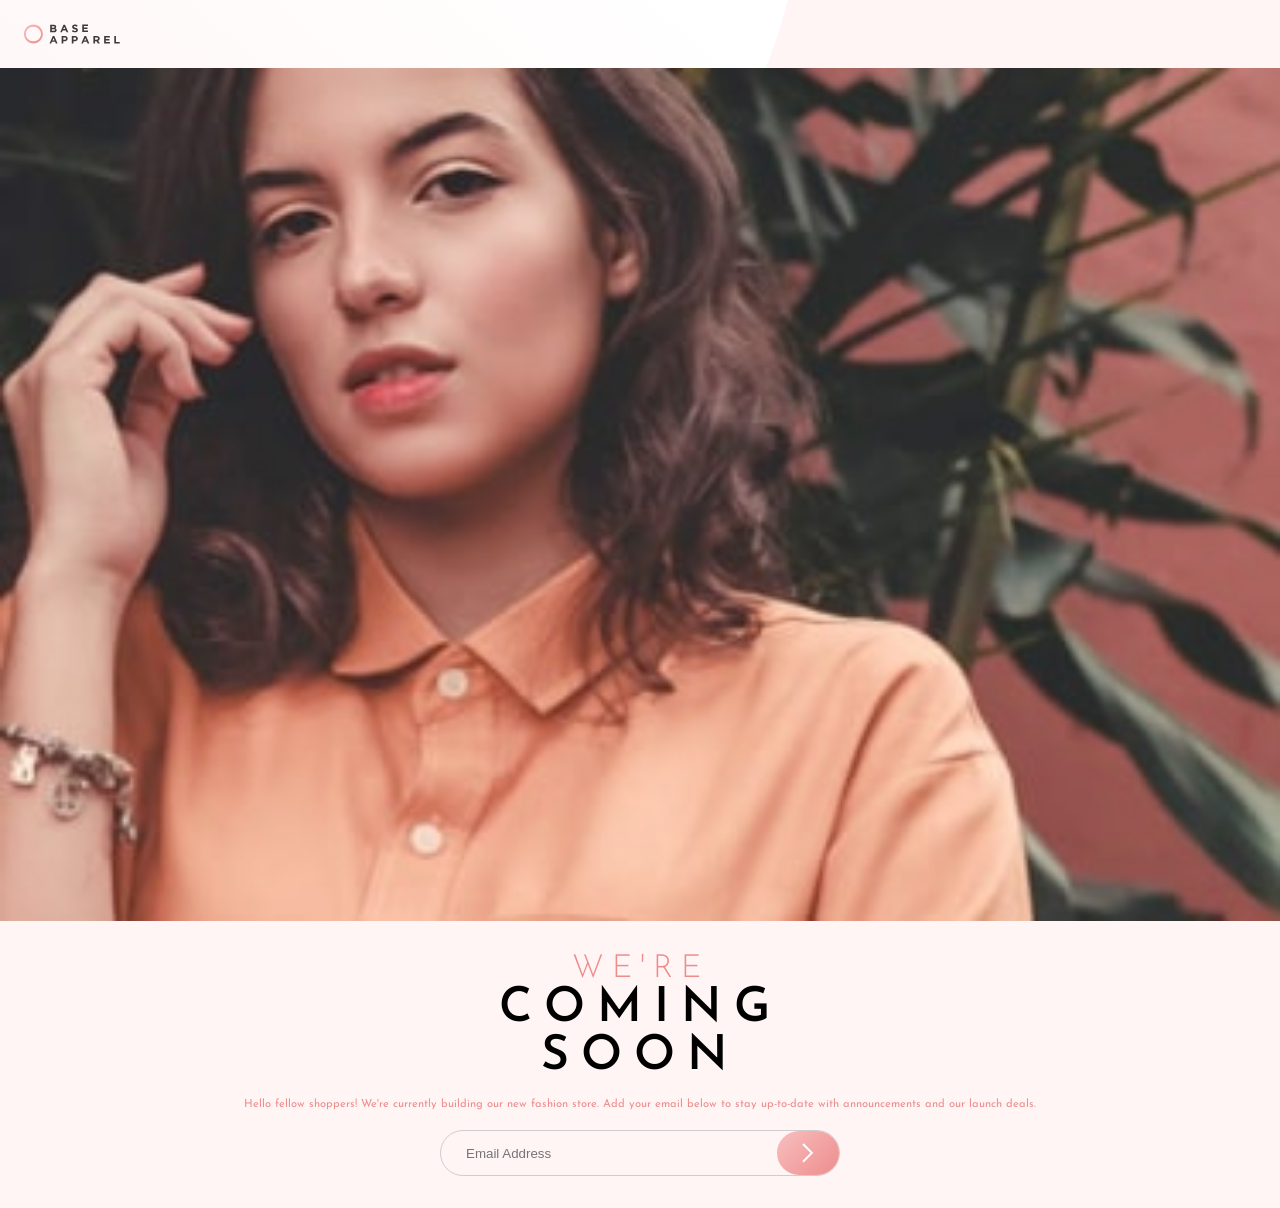
<file: base-apparel-coming-soon-master/index.html>
<!DOCTYPE html>
<html lang="en">
<head>
  <meta charset="UTF-8">
  <meta name="viewport" content="width=device-width, initial-scale=1.0"> <!-- displays site properly based on user's device -->

  <link rel="icon" type="image/png" sizes="32x32" href="./images/favicon-32x32.png">
  
  <title>Frontend Mentor | Base Apparel coming soon page</title>
  <link rel="stylesheet" href="./styles.css">

  <link rel="preconnect" href="https://fonts.googleapis.com">
  <link rel="preconnect" href="https://fonts.gstatic.com" crossorigin>
  <link href="https://fonts.googleapis.com/css2?family=Josefin+Sans:ital,wght@0,100..700;1,100..700&display=swap" rel="stylesheet">
</head>
<body>

  <header id="header">
    <img class="logo" src="./images/logo.svg" alt="Base Apparel Logo">
  </header>

  <div id="desktop-layout">
    <div id="hero-container">
      <picture>
        <source media="(min-width: 1440px)" srcset="./images/hero-desktop.jpg" id="hero">
        <img src="./images/hero-mobile.jpg" alt="Hero Image" id="hero">
      </picture>
    </div>
    
    <div id="content">
      <img class="logo" id="content-logo" src="./images/logo.svg" alt="Base Apparel Logo">

      <p id="we-are">We're</p> <div><p class="coming-soon">coming</p> <p class="coming-soon">soon</p></div>

      <br>
      <p class="description">
      Hello fellow shoppers! We're currently building our new fashion store. 
      Add your email below to stay up-to-date with announcements and our launch deals.
      </p>
      <br>
      <div id="email-form">
      <input type="email" id="email" name="email" placeholder="Email Address">
      <button id="submit-btn"><img src="./images/icon-arrow.svg" alt="Arrow Icon"></button>
      </div>
    
    </div>
  </div>
 
  

  
  <footer>
    <!-- <p class="attribution">
      Challenge by <a href="https://www.frontendmentor.io?ref=challenge" target="_blank">Frontend Mentor</a>. 
      Coded by <a href="#">Cegeurun</a>.
    </p> -->
  </footer>
</body>
</html>
</file>
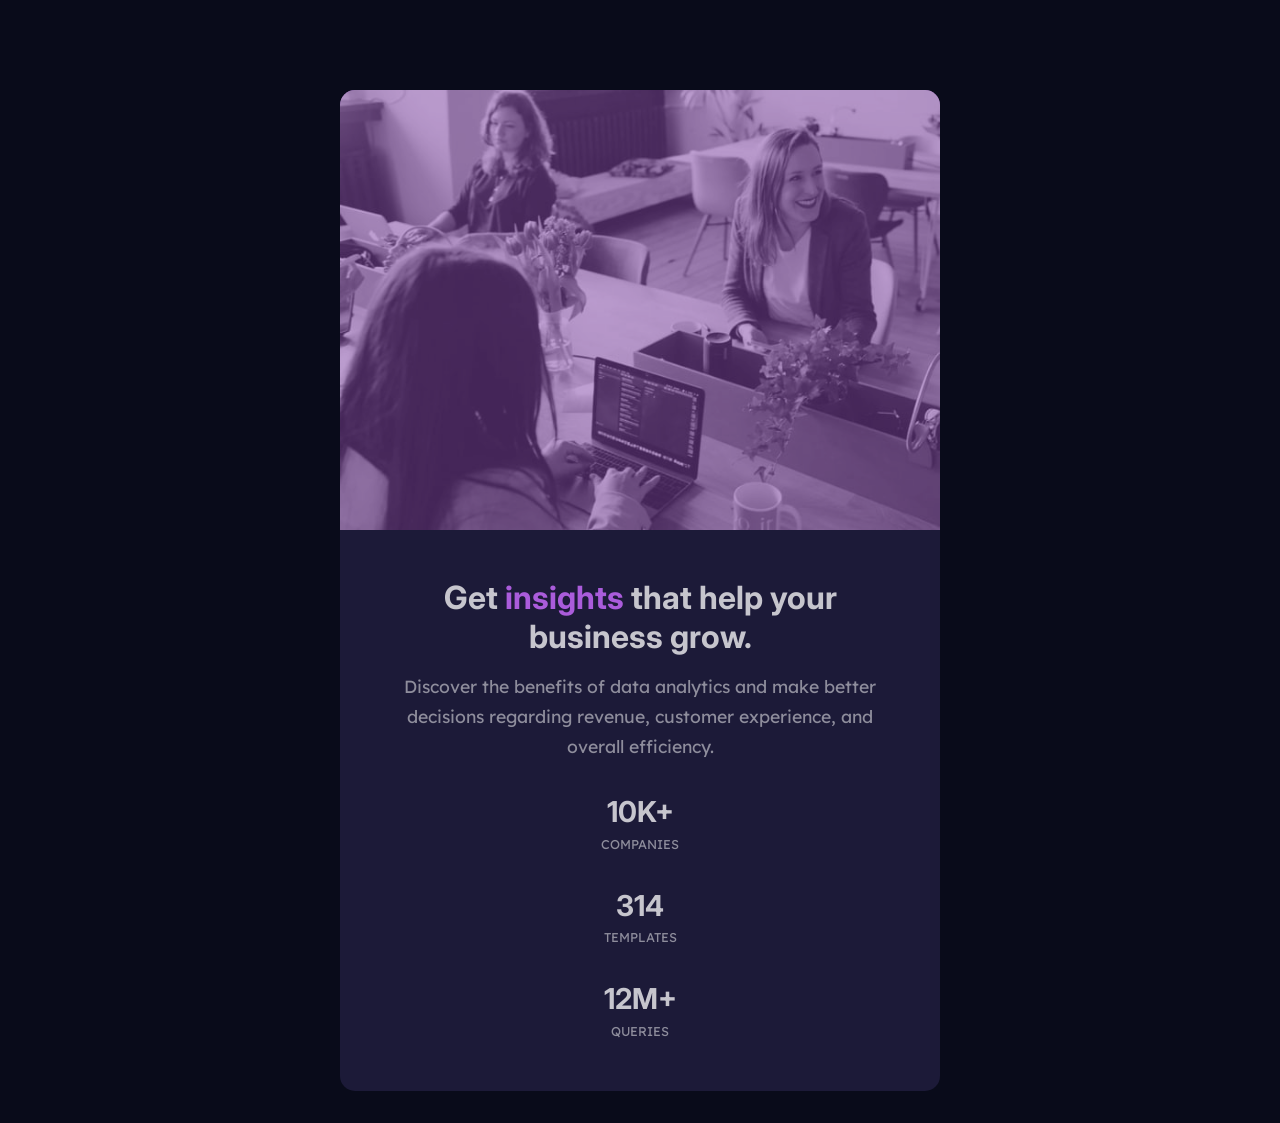
<file: stats-preview-card-component-main/index.html>
<!DOCTYPE html>
<html lang="en">
<head>
  <meta charset="UTF-8">
  <meta name="viewport" content="width=device-width, initial-scale=1.0"> <!-- displays site properly based on user's device -->

  <link rel="icon" type="image/png" sizes="32x32" href="./images/favicon-32x32.png">
  <link rel="stylesheet" href="styles.css">
  <title>Frontend Mentor | Stats preview card component</title>

  <link rel="preconnect" href="https://fonts.googleapis.com">
  <link rel="preconnect" href="https://fonts.gstatic.com" crossorigin>
  <link href="https://fonts.googleapis.com/css2?family=IBM+Plex+Sans:ital,wght@0,100..700;1,100..700&family=Inter:ital,opsz,wght@0,14..32,100..900;1,14..32,100..900&family=Josefin+Sans:ital,wght@0,100..700;1,100..700&display=swap" rel="stylesheet">

  <link rel="preconnect" href="https://fonts.googleapis.com">
  <link rel="preconnect" href="https://fonts.gstatic.com" crossorigin>
  <link href="https://fonts.googleapis.com/css2?family=IBM+Plex+Sans:ital,wght@0,100..700;1,100..700&family=Inter:ital,opsz,wght@0,14..32,100..900;1,14..32,100..900&family=Josefin+Sans:ital,wght@0,100..700;1,100..700&family=Lexend+Deca:wght@100..900&display=swap" rel="stylesheet">
</head>

<body>

  <div id="main-content">

    <div id="purple-overlay">
      <div id="content-picture">
        <picture>
          <!-- <source media="(min-width:1280px)" srcset="./images/image-header-desktop.jpg" id="content-picture-desktop"> -->
          <img src="./images/image-header-mobile.jpg" id="content-picture-mobile">
        </picture>
      </div>
    </div>


    <div id="content-text">
      <p class="text-header">Get <span style="color:hsl(277, 64%, 61%)">insights</span> that help your business grow.</p>

      <p class="text-content">Discover the benefits of data analytics and make better decisions regarding revenue, customer experience, and overall efficiency.</p>

      <div id="bottom">
        <div><h6 class="text-header">10K+</h6><h6 class="text-content">companies</h6></div>
        <div><h6 class="text-header">314</h6><h6 class="text-content">templates</h6></div>
        <div><h6 class="text-header">12M+</h6><h6 class="text-content">queries</h6></div>
      </div>

    </div>

  </div>
  
  <!-- <div class="attribution">
    Challenge by <a href="https://www.frontendmentor.io?ref=challenge" target="_blank">Frontend Mentor</a>. 
    Coded by <a href="#">Your Name Here</a>.
  </div>   -->
</body>
</html>
</file>
<file: base-apparel-coming-soon-master/styles.css>
/* Core snippet of a modern reset */
*, *::before, *::after {
  box-sizing: border-box;
}
* {
  margin: 0;
}
img, picture, video, canvas, svg {
  display: block;
  max-width: 100%;
}

@media (max-width: 1439px)
{
  body {
    background-image: url('./images/bg-pattern-desktop.svg');
    background-repeat: no-repeat;
    background-color: hsl(0, 100%, 98%);
    font-size: 16px;
    font-family: 'Josefin Sans', sans-serif;
    font-weight: 300;
    color: hsl(0, 100%, 8%);
  }

  #header {
    display: flex;
    justify-content: left;
    padding: 1.5rem;
  }

  #hero {
    /* min-height: 220px; */
    /* max-width:100%; */
    /* background-image: url('./images/hero-mobile.jpg'); */
    width: 100%;
    max-height: 900px;
    background-size: cover;
    background-position: center;
    background-repeat: no-repeat;
  }

  #content {
    display: flex;
    flex-direction: column;
    align-items: center;
    padding: 2rem;
    color: hsl(0, 74%, 74%);
    text-align: center;
  }

  #content-logo {
    display: none;
  }

  #we-are {
    font-size: 2rem;
    letter-spacing: 0.25em;
    text-transform: uppercase;
  }

  .coming-soon {
    font-size: 3rem;
    letter-spacing: 0.25em;
    text-transform: uppercase;
    color: black;
    font-weight: 600;
    display: block;
  }

  #email-form {
    display: flex;
    align-items: center;

    border: 1px solid #cecece; 
    border-radius: 25px;
    /* padding: 5px; */
    width: 100%;
    max-width: 400px;
  }

  #email {
    flex-grow: 1;
    border: none;
    outline: none;
    padding: 10px 25px;
    background: transparent;

    min-width: 0; 
  }

  #submit-btn {
    background: linear-gradient(135deg, #f8bfbf, #ee8c8c);
    border: none;
    border-radius: 25px;
    cursor: pointer;
    padding: 12px 25px;
    display: flex;
    align-items: center;
    justify-content: center;
    transition: opacity 0.2s;
  }

  #submit-btn:hover {
    opacity: 0.8;
  }

  .logo {
    height: 20px;
  }

  .description {
    font-size: 0.7rem;
    line-height: 1.5;
    font-weight: 400;
  }
}



@media(min-width: 1440px)
{
  body 
  {
  background-image: url('./images/bg-pattern-desktop.svg');
  background-repeat: no-repeat;
  background-color: hsl(0, 100%, 98%);
  background-size: auto;

  font-size: 16px;
  font-family: 'Josefin Sans', sans-serif;
  font-weight: 300;
  color: hsl(0, 100%, 8%);

  margin: 0;
  padding: 0;
  }

  #header 
  {
  display: none;
  }

  #desktop-layout 
  {
    display: grid;

    grid-template-columns: 1fr 0.8fr;
    justify-content: center;
    grid-row: 1;
  }

  #content {
    height: 100vh;
    grid-column: 1/2;

    display: flex;
    flex-direction: column;
    
    margin-left: 15%;
    margin-right: 20%;
    padding: 2rem;
    color: hsl(0, 74%, 74%);
    text-align: left;
  }

  #content-logo {
    width: 8rem;
    margin-bottom: 7rem;
    /* height: 1rem; */

    
  }
  #hero-container {
    grid-column: 2/3;
    grid-row: 1;

  }
  #hero {
    /* min-height: 220px; */
    /* max-width:100%; */
    /* background-image: url('./images/hero-mobile.jpg'); */
    width: 100%;
    height: 100vh;
    background-size: cover;
    background-position: center;
    background-repeat: no-repeat;
  }


  #we-are {
    font-size: 3rem;
    letter-spacing: 0.25em;
    text-transform: uppercase;
  }

  .coming-soon {
    font-size: 3rem;
    letter-spacing: 0.25em;
    text-transform: uppercase;
    color: black;
    font-weight: 600;
    display: block;
  }

  #email-form {
    display: flex;
    align-items: center;

    border: 1px solid #cecece; 
    border-radius: 25px;
    /* padding: 5px; */
    width: 100%;
    max-width: 400px;
  }

  #email {
    flex-grow: 1;
    border: none;
    outline: none;
    padding: 10px 25px;
    background: transparent;

    min-width: 0; 
  }

  #submit-btn {
    background: linear-gradient(135deg, #f8bfbf, #ee8c8c);
    border: none;
    border-radius: 25px;
    cursor: pointer;
    padding: 12px 25px;
    display: flex;
    align-items: center;
    justify-content: center;
    transition: opacity 0.2s;
  }

  #submit-btn:hover {
    opacity: 0.8;
  }

  .description {
    margin-top: 1.5rem;
    margin-bottom: 2rem;

    font-size: 0.7rem;
    line-height: 1.5;
    font-weight: 400;
  }
}
</file>
<file: stats-preview-card-component-main/styles.css>
@media (max-height: 1280px)
{
    * {
        margin: 0;
        padding: 0;
        box-sizing: border-box;
    }

    body 
    {
        background-color: hsl(233, 47%, 7%);
    }

    #main-content {

        margin-top: 10vh;
        margin-left: auto;
        margin-right: auto;
        margin-bottom: 0;
        padding-bottom: 2rem;

        width: 80%;
        max-width: 600px;
    }

    #content-text {
        color: hsla(0, 0%, 100%, 0.75);
        background-color: hsl(244, 37%, 16%);

        padding-top: 3rem;
        padding-left: 10%;
        padding-right: 10%;
        padding-bottom: 3rem;

        border-bottom-left-radius: 15px;
        border-bottom-right-radius: 15px;
    }

    #content-picture {
        line-height: 0;
    }

    #purple-overlay {
        border-top-right-radius: 15px;
        border-top-left-radius: 15px;
        background-color: hsl(277, 64%, 61%);
    }

    #content-picture-mobile {
        border-top-right-radius: 15px;
        border-top-left-radius: 15px;
        width: 100%;
        max-width: 600px;
        filter: brightness(0.8);
        opacity: 0.6;

    }


    .text-header {
        font-family: "Inter", sans-serif;
        font-optical-sizing: auto;
        font-weight: 700;
        font-style: normal;
        font-size: 2rem;
        text-align: center;
    }

    h6.text-header {
        margin-top: 2rem;
        font-size:  1.8rem;
    }

    .text-content {
        margin-top: 1rem;
        font-family: "Lexend Deca", sans-serif;
        font-optical-sizing: auto;
        font-weight: 400;
        font-style: normal;
        color: hsla(0, 0%, 100%, 0.5);
        font-size: 1.1rem;
        text-align: center;
        line-height: 1.7;
    }

    h6.text-content {
        margin-top: 0.3rem;
        font-size: 0.8rem;
        text-transform: uppercase;
        /* font-weight: 300; */
    }
}



@media (min-height: 1280px)
{
    * {
        margin: 0;
        padding: 0;
        box-sizing: border-box;
    }

    body 
    {
        background-color: hsl(233, 47%, 7%);
    }

    #main-content {

        margin-top: 10vh;
        margin-left: auto;
        margin-right: auto;
        margin-bottom: 0;
        /* padding-bottom: 2rem; */

        width: 80%;

        display: flex;
        flex-direction: row-reverse;
        /* align-items: center; */
        justify-content: center;
    }

    #content-text {
        color: hsla(0, 0%, 100%, 0.75);
        background-color: hsl(244, 37%, 16%);

        padding-top: 6rem;
        padding-left: 10%;
        padding-right: 10%;
        padding-bottom: 3rem;

        border-bottom-left-radius: 15px;
        border-top-left-radius: 15px;

        width: 50%;
        
    }

    #purple-overlay {
        border-bottom-right-radius: 15px;
        border-top-right-radius: 15px;
        background-color: hsl(277, 64%, 61%);
        width: 50%;

        line-height: 0;
    }

    #content-picture-mobile {
        border-bottom-right-radius: 15px;
        border-top-right-radius: 15px;
        width: 100%;
        /* height: 100%; */
        filter: brightness(0.8);
        opacity: 0.6;

        display: inline;


    }


    .text-header {
        font-family: "Inter", sans-serif;
        font-optical-sizing: auto;
        font-weight: 700;
        font-style: normal;
        font-size: 3rem;
        /* text-align: center; */
    }

    p.text-header {
        margin-bottom: 2rem;
    }

    h6.text-header {
        margin-top: 2rem;
        font-size:  1.8rem;
    }

    .text-content {
        margin-top: 1rem;
        font-family: "Lexend Deca", sans-serif;
        font-optical-sizing: auto;
        font-weight: 400;
        font-style: normal;
        color: hsla(0, 0%, 100%, 0.5);
        font-size: 1.2rem;
        /* text-align: center; */
        line-height: 1.7;
    }

    p.text-content {
        margin-bottom: 6rem;
    }

    h6.text-content {
        margin-top: 0.3rem;
        font-size: 0.8rem;
        text-transform: uppercase;
        /* font-weight: 300; */
    }

    #bottom {
        display: flex;
        flex-direction: row;
        justify-content: space-between;
        /* margin-left: 1rem; */
        margin-right: 2rem;
        /* background-color: red; */
    }
}
</file>
